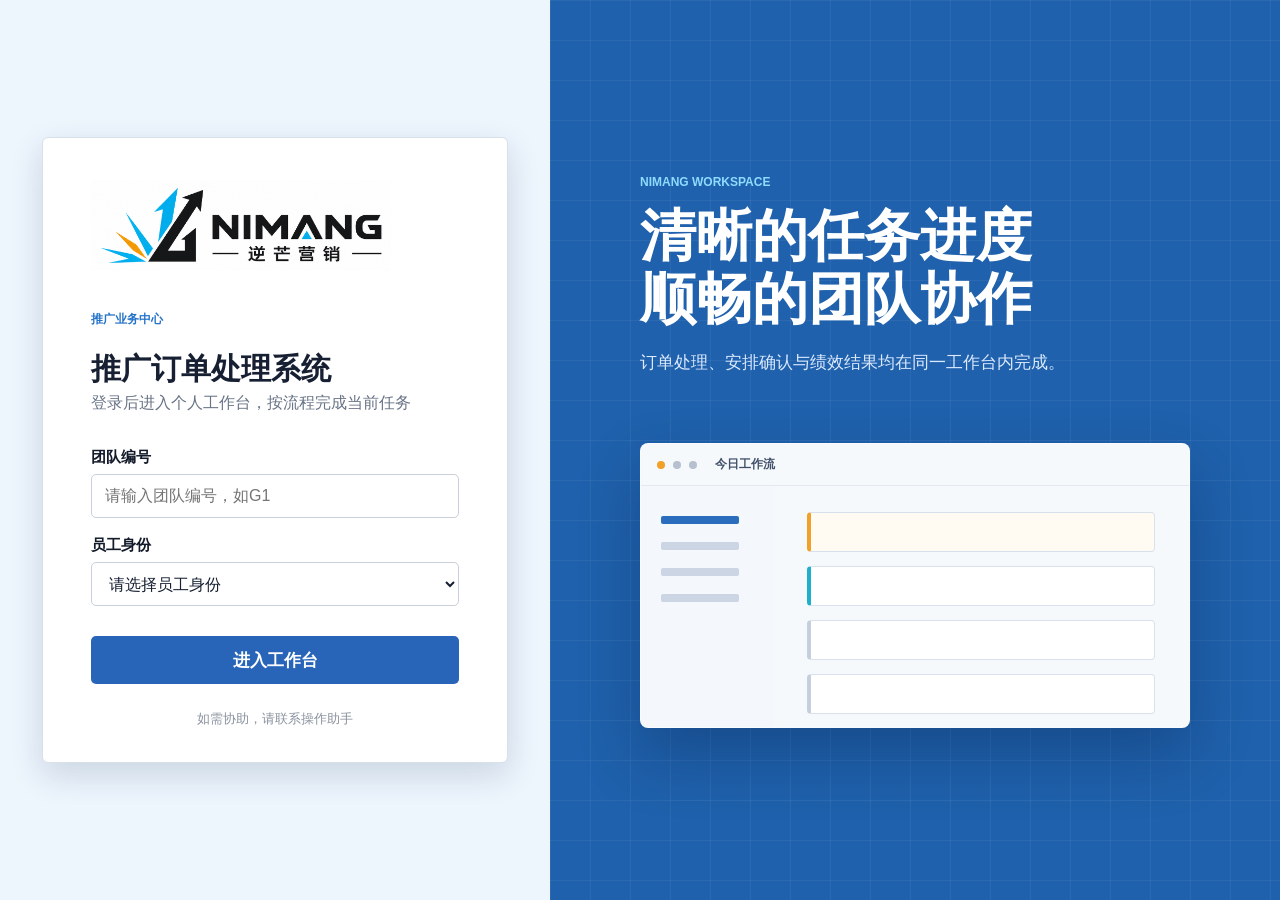
<file: index.html>
<!doctype html>
<html lang="zh-CN">
  <head>
    <meta charset="UTF-8" />
    <meta name="viewport" content="width=device-width, initial-scale=1.0" />
    <meta name="theme-color" content="#2865b9" />
    <title>逆芒营销推广订单处理系统</title>
    <link rel="stylesheet" href="styles.css?v=20260628-1" />
  </head>
  <body>
    <div id="app" aria-live="polite"></div>
    <script src="app.js?v=20260628-1"></script>
  </body>
</html>
</file>
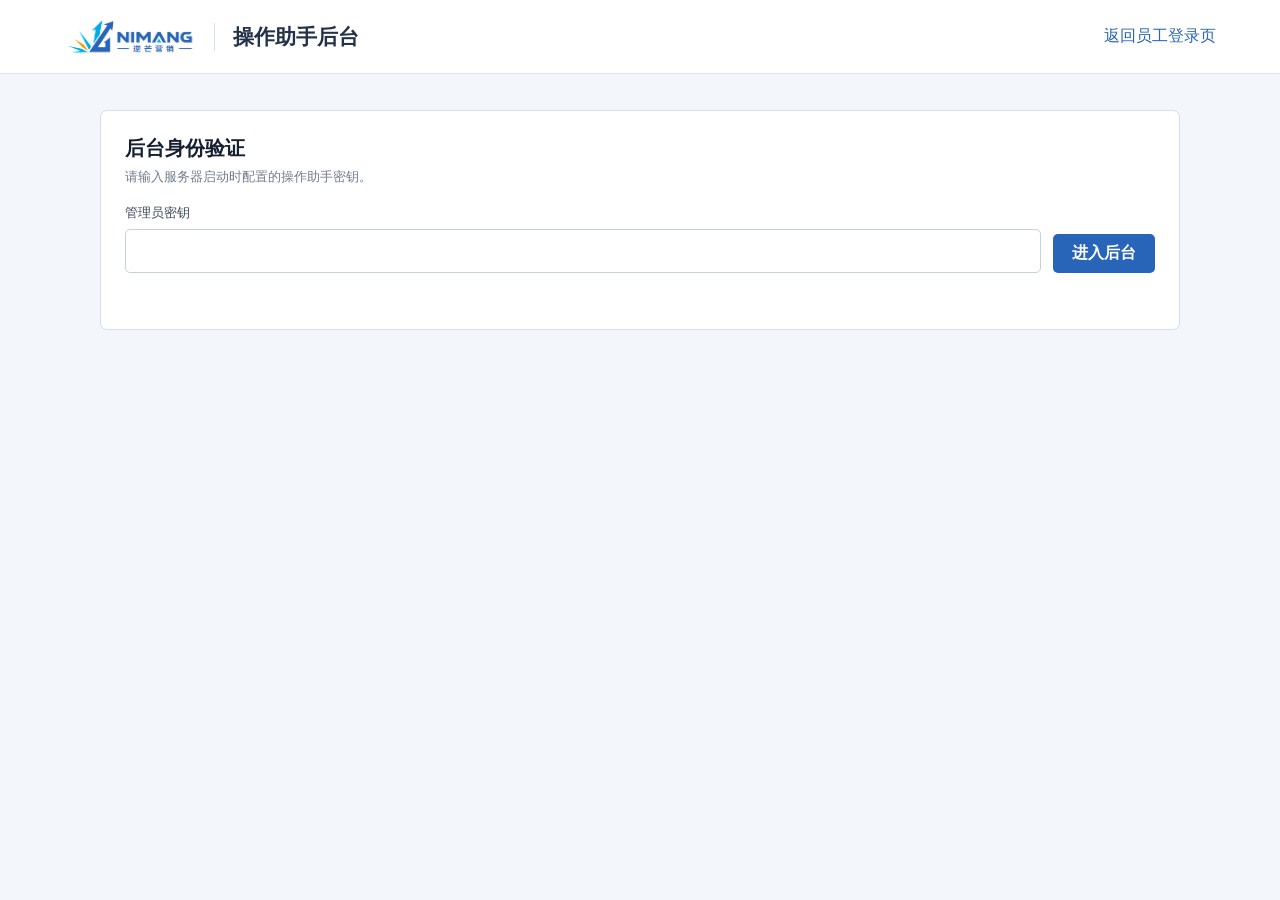
<file: admin.html>
<!doctype html>
<html lang="zh-CN">
  <head>
    <meta charset="UTF-8" />
    <meta name="viewport" content="width=device-width, initial-scale=1.0" />
    <title>操作助手后台 - 逆芒营销</title>
    <link rel="stylesheet" href="styles.css?v=20260628-1" />
  </head>
  <body class="admin-body">
    <div id="adminApp"></div>
    <script src="admin.js?v=20260628-1"></script>
  </body>
</html>
</file>
<file: styles.css>
:root {
  --blue: #2865b9;
  --blue-deep: #174e9d;
  --blue-soft: #eaf3fd;
  --blue-pale: #f5f9fe;
  --cyan: #25a9dc;
  --green: #0dab61;
  --green-soft: #e8f8f0;
  --orange: #eb7d2d;
  --orange-soft: #fff2e8;
  --yellow: #ffea00;
  --ink: #172033;
  --muted: #707b8e;
  --line: #d5deea;
  --panel: #f8fafc;
  --sidebar: #eef5fb;
  --danger: #c83b36;
  --shadow: 0 12px 32px rgba(27, 55, 90, 0.16);
}

/* Workflow edition */
.brand-logo { display: block; object-fit: contain; }
.admin-brand { display: flex; align-items: center; gap: 18px; }
.admin-brand img { width: 132px; height: 42px; object-fit: contain; }
.admin-brand h1 { padding-left: 18px; border-left: 1px solid rgba(255,255,255,.35); }
.admin-body .admin-header { border-bottom: 1px solid #dce3ec; background: #fff; color: #243249; }
.admin-body .admin-header a { color: #2865b9; }
.admin-body .admin-brand h1 { border-left-color: #d9e0e9; color: #243249; }
.brand-logo--login { width: min(100%, 300px); height: auto; }
.brand-logo--header { width: 150px; height: 48px; }
.login-screen--workflow { min-height: 100vh; background: #fff; }
.workflow-login-card { width: min(100%, 450px); }
.workflow-login-card .brand-logo { margin-bottom: 38px; }
.login-title-block { margin-bottom: 34px; }
.login-title-block > span, .showcase-kicker, .eyebrow, .performance-heading > span { color: #2674c8; font-size: 12px; font-weight: 800; letter-spacing: 0; }
.login-title-block h1 { margin: 8px 0 10px; color: #172033; font-size: 32px; line-height: 1.2; }
.login-title-block p { margin: 0; color: #687386; }
.login-showcase--workflow { display: flex; flex-direction: column; justify-content: center; overflow: hidden; background: #1f61ac; padding: clamp(44px, 7vw, 96px); }
.login-showcase--workflow::before { content: ""; position: absolute; inset: 0; background-image: linear-gradient(rgba(255,255,255,.055) 1px, transparent 1px), linear-gradient(90deg, rgba(255,255,255,.055) 1px, transparent 1px); background-size: 40px 40px; }
.showcase-copy, .showcase-board { position: relative; z-index: 1; width: min(650px, 100%); }
.showcase-copy .showcase-kicker { color: #8edbff; }
.showcase-copy h2 { margin: 14px 0 18px; color: #fff; font-size: clamp(36px, 4.4vw, 58px); line-height: 1.12; letter-spacing: 0; }
.showcase-copy p { max-width: 520px; color: #dceaff; font-size: 17px; line-height: 1.8; }
.showcase-board { height: 285px; margin-top: 48px; overflow: hidden; border: 1px solid rgba(255,255,255,.32); border-radius: 8px; background: rgba(255,255,255,.96); box-shadow: 0 28px 60px rgba(8,31,68,.3); }
.showcase-board__top { display: flex; align-items: center; gap: 8px; height: 42px; padding: 0 16px; border-bottom: 1px solid #e4e9f1; }
.showcase-board__top i { width: 8px; height: 8px; border-radius: 50%; background: #b7c0ce; }
.showcase-board__top i:first-child { background: #f1a128; }
.showcase-board__top span { margin-left: 10px; color: #41506a; font-size: 12px; font-weight: 700; }
.showcase-board__body { display: grid; grid-template-columns: 132px 1fr; height: calc(100% - 42px); }
.mock-sidebar { display: flex; flex-direction: column; gap: 18px; padding: 30px 20px; background: #f4f7fb; }
.mock-sidebar b { width: 78px; height: 8px; border-radius: 2px; background: #cbd5e3; }
.mock-sidebar b:first-child { background: #2a6dbd; }
.mock-flow { display: flex; flex-direction: column; gap: 14px; padding: 26px 34px; }
.mock-flow span { display: block; height: 40px; border: 1px solid #d9e1ec; border-left: 4px solid #c6d0dc; border-radius: 4px; background: #fff; }
.mock-flow span:first-child { border-left-color: #f1a128; background: #fffaf2; }
.mock-flow span:nth-child(2) { border-left-color: #1eafcb; }

.workspace-shell { min-height: 100vh; background: #f4f6f9; color: #1b2537; }
.workspace-header { position: sticky; z-index: 20; top: 0; display: flex; align-items: center; justify-content: space-between; min-height: 72px; padding: 8px 32px; border-bottom: 1px solid #dfe5ed; background: rgba(255,255,255,.97); }
.workspace-brand { display: flex; align-items: center; gap: 20px; color: #233047; text-decoration: none; }
.workspace-brand > span { padding-left: 20px; border-left: 1px solid #d6dde8; font-weight: 700; }
.workspace-account { display: flex; align-items: center; gap: 14px; }
.workspace-account > div { display: grid; text-align: right; }
.workspace-account strong { color: #202b3d; font-size: 14px; }
.workspace-account small { color: #7a8595; font-size: 12px; }
.role-chip { padding: 5px 9px; border: 1px solid #bad8f2; border-radius: 4px; background: #eef7ff; color: #2666a8; font-size: 12px; font-weight: 700; }
.icon-text-button { min-height: 34px; padding: 0 12px; border: 1px solid #d5dce6; border-radius: 4px; background: #fff; color: #586477; cursor: pointer; }
.workspace-main { display: grid; grid-template-columns: 224px minmax(0, 1fr); min-height: calc(100vh - 72px); }
.workspace-nav { padding: 28px 18px; border-right: 1px solid #e0e5ec; background: #fff; }
.nav-title { padding: 0 12px 10px; color: #98a1af; font-size: 11px; font-weight: 800; }
.workspace-nav__item { display: flex; align-items: center; gap: 10px; width: 100%; min-height: 42px; padding: 0 12px; border: 0; border-radius: 5px; background: transparent; color: #566174; font-weight: 700; text-align: left; }
.workspace-nav__item.is-active { background: #eaf3fd; color: #215f9f; }
.workspace-nav__item span { font-size: 19px; }
.nav-divider { height: 1px; margin: 26px 0; background: #e8ecf1; }
.nav-meta { display: grid; gap: 6px; padding: 0 12px; }
.nav-meta span { color: #8b95a3; font-size: 11px; }
.nav-meta strong { overflow-wrap: anywhere; color: #465166; font-size: 12px; }
.nav-help { display: grid; gap: 6px; margin: 38px 8px 0; padding: 14px; border-left: 3px solid #eea12a; background: #fff8ec; }
.nav-help strong { color: #674919; font-size: 13px; }
.nav-help span { color: #856f4b; font-size: 12px; line-height: 1.6; }
.workbench-content { width: min(1120px, calc(100% - 56px)); margin: 0 auto; padding: 38px 0 70px; }
.workbench-heading { display: flex; align-items: flex-end; justify-content: space-between; gap: 28px; margin-bottom: 26px; }
.workbench-heading h1 { margin: 6px 0 8px; font-size: 30px; letter-spacing: 0; }
.workbench-heading p { margin: 0; color: #707b8c; }
.stage-summary { display: grid; gap: 5px; min-width: 210px; padding: 14px 16px; border-left: 3px solid #1baac7; background: #fff; }
.stage-summary span { color: #8993a1; font-size: 11px; }
.stage-summary strong { color: #214f7e; font-size: 15px; }
.identity-strip { display: grid; grid-template-columns: repeat(2,minmax(120px,1fr)) minmax(220px,1.5fr); margin-bottom: 22px; border: 1px solid #dce2ea; border-radius: 6px; background: #fff; }
.identity-strip > div { display: grid; gap: 6px; padding: 18px 20px; border-right: 1px solid #e5e9ef; }
.identity-strip > div:last-child { border-right: 0; }
.identity-strip span { color: #818b99; font-size: 12px; }
.identity-strip strong { color: #28354a; font-size: 16px; }
.identity-progress > span { display: flex; justify-content: space-between; }
.identity-progress b { color: #2670b9; }
.identity-progress > div { height: 7px; margin-top: 5px; overflow: hidden; border-radius: 4px; background: #e8edf3; }
.identity-progress i { display: block; height: 100%; border-radius: inherit; background: #1babc8; }
.workflow-panel { border: 1px solid #dce2ea; border-radius: 6px; background: #fff; }
.section-heading { display: flex; align-items: center; justify-content: space-between; padding: 22px 26px; border-bottom: 1px solid #e5e9ef; }
.section-heading h2 { margin: 0 0 5px; font-size: 18px; }
.section-heading p { margin: 0; color: #7b8695; font-size: 13px; }
.section-heading > span { color: #3172b6; font-size: 13px; font-weight: 700; }
.workflow-list { padding: 12px 26px 22px; }
.workflow-step { display: grid; grid-template-columns: 44px 1fr; min-height: 104px; }
.workflow-rail { display: grid; grid-template-rows: 36px 1fr; justify-items: center; }
.workflow-rail span { display: grid; place-items: center; width: 32px; height: 32px; border: 2px solid #c7d0dc; border-radius: 50%; background: #fff; color: #798596; font-size: 13px; font-weight: 800; }
.workflow-rail i { width: 2px; height: 100%; background: #d9e0e8; }
.workflow-step:last-child .workflow-rail i { display: none; }
.workflow-step__content { display: flex; align-items: center; justify-content: space-between; gap: 24px; min-height: 82px; margin: 0 0 16px 12px; padding: 16px 18px; border: 1px solid #e0e5ec; border-radius: 5px; background: #fff; }
.workflow-step__text { min-width: 0; }
.workflow-step__text > div { display: flex; align-items: center; gap: 10px; }
.workflow-step__text h3 { margin: 0; font-size: 16px; }
.workflow-step__text p { margin: 7px 0 0; color: #788393; font-size: 13px; line-height: 1.55; }
.step-status { flex: none; padding: 3px 6px; border-radius: 3px; background: #edf0f4; color: #768191; font-size: 10px; font-weight: 800; }
.workflow-step--completed .workflow-rail span { border-color: #24a3a0; background: #24a3a0; color: #fff; }
.workflow-step--completed .workflow-rail i { background: #83ceca; }
.workflow-step--completed .step-status { background: #e7f7f5; color: #16827f; }
.workflow-step--completed .workflow-step__content { background: #fbfdfd; }
.workflow-step--current .workflow-rail span { border-color: #286abc; background: #286abc; color: #fff; box-shadow: 0 0 0 5px #e7f1fc; }
.workflow-step--current .step-status { background: #e7f1fc; color: #2564a8; }
.workflow-step--current .workflow-step__content { border-color: #8bb9e9; box-shadow: 0 5px 18px rgba(36,100,168,.09); }
.workflow-step--waiting_assistant .workflow-rail span { border-color: #ef9e26; background: #ef9e26; color: #fff; }
.workflow-step--waiting_assistant .step-status { background: #fff1d9; color: #9b6210; }
.workflow-step--waiting_assistant .workflow-step__content { border-color: #efcc94; background: #fffcf7; }
.workflow-step--locked .workflow-step__content { background: #fafbfc; }
.workflow-step--locked h3, .workflow-step--locked p { color: #9aa3b0; }
.button--small { min-width: 112px; min-height: 36px; padding: 0 14px; }
.button--complete { border-color: #cbe2df; background: #eff9f7; color: #32817e; }

.task-header { display: grid; grid-template-columns: minmax(260px,1fr) auto minmax(260px,1fr); align-items: center; min-height: 72px; padding: 8px 30px; border-bottom: 1px solid #dce3ec; background: #fff; }
.task-header__brand { display: flex; align-items: center; gap: 18px; }
.task-header__brand span { padding-left: 18px; border-left: 1px solid #d7dee8; color: #2a3850; font-weight: 800; }
.task-header__timer { display: grid; justify-items: center; gap: 2px; }
.task-header__timer span { color: #7b8798; font-size: 11px; }
.task-header__timer strong { color: #245fa9; font-size: 22px; font-variant-numeric: tabular-nums; }
.task-header__account { display: flex; align-items: center; justify-content: flex-end; gap: 14px; }
.task-header__account span { font-weight: 800; }
.task-header__account button { min-height: 34px; padding: 0 11px; border: 1px solid #d2dae5; border-radius: 4px; background: #fff; color: #536176; cursor: pointer; }
.task-nav { display: flex; gap: 8px; min-height: 48px; padding: 0 30px; border-bottom: 1px solid #dce3ec; background: #2865b9; }
.task-nav button { min-width: 110px; border: 0; border-bottom: 3px solid transparent; background: transparent; color: #dceaff; font-weight: 700; cursor: pointer; }
.task-nav button.is-active { border-bottom-color: #ffb136; color: #fff; }
.task-content { width: min(1220px,calc(100% - 48px)); margin: 0 auto; padding: 32px 0 60px; }

.survey-page, .performance-page { width: min(1120px,calc(100% - 48px)); margin: 0 auto; padding: 34px 0 70px; }
.survey-heading { display: flex; align-items: flex-start; justify-content: space-between; gap: 24px; margin: 18px 0 24px; padding: 26px 28px; border-left: 4px solid #1ca7c3; background: #fff; }
.survey-heading > div:first-child > span { color: #2670bb; font-size: 12px; font-weight: 800; }
.survey-heading h1 { margin: 6px 0 10px; font-size: 27px; }
.survey-heading p { max-width: 780px; margin: 0; color: #687487; line-height: 1.7; }
.survey-timer { flex: none; display: grid; min-width: 130px; padding: 12px 14px; border: 1px solid #d6e4f1; border-radius: 5px; background: #f6fbff; text-align: center; }
.survey-timer span, .survey-timer small { color: #6d7d90; font-size: 11px; }
.survey-timer strong { margin: 3px 0; color: #2468ad; font-size: 24px; font-variant-numeric: tabular-nums; }
.survey-form { display: grid; gap: 18px; }
.survey-question { margin: 0; padding: 22px 24px 24px; border: 1px solid #dce3ec; border-radius: 6px; background: #fff; }
.survey-question legend { padding: 0 8px; color: #26354d; font-size: 15px; font-weight: 800; }
.survey-choices { display: grid; gap: 10px; margin-top: 6px; }
.survey-choices label { display: block; }
.survey-choices input { position: absolute; opacity: 0; pointer-events: none; }
.survey-choices span { display: flex; align-items: center; min-height: 43px; padding: 8px 14px; border: 1px solid #d8e0ea; border-radius: 4px; color: #4e5c70; cursor: pointer; }
.survey-choices span::before { content: ""; width: 16px; height: 16px; margin-right: 10px; border: 1px solid #aab5c4; border-radius: 50%; background: #fff; }
.survey-choices input:checked + span { border-color: #4b8ccb; background: #edf6ff; color: #1f609f; }
.survey-choices input:checked + span::before { border: 5px solid #2b70b7; }
.survey-matrix { overflow-x: auto; margin-top: 8px; border: 1px solid #e2e7ee; border-radius: 5px; }
.survey-matrix table { width: 100%; min-width: 640px; border-collapse: collapse; table-layout: fixed; background: #fff; }
.survey-matrix th, .survey-matrix td { min-height: 54px; padding: 12px 10px; border-right: 1px solid #e2e7ee; border-top: 1px solid #e2e7ee; text-align: center; vertical-align: middle; }
.survey-matrix thead th { border-top: 0; background: #f4f7fa; color: #627085; font-size: 12px; font-weight: 800; }
.survey-matrix th:last-child, .survey-matrix td:last-child { border-right: 0; }
.survey-matrix tbody th { width: 26%; color: #4a5668; font-size: 13px; font-weight: 700; line-height: 1.55; text-align: left; }
.survey-matrix td { height: 54px; }
.survey-matrix input[type="radio"] { width: 16px; height: 16px; margin: 0; accent-color: #2b70b7; cursor: pointer; }
.matrix-question:has(thead th:nth-child(8)) .survey-matrix table { min-width: 1000px; }
.matrix-question:has(thead th:nth-child(8)) .survey-matrix tbody th { width: 30%; }
.survey-submit { display: flex; align-items: center; justify-content: flex-end; gap: 18px; padding: 18px 24px; border: 1px solid #dce3ec; border-radius: 6px; background: #fff; }
.survey-submit .form-message { flex: 1; text-align: right; }
.survey-submit .button { min-width: 210px; }
.performance-heading { margin: 18px 0 24px; }
.performance-heading h1 { margin: 6px 0 8px; font-size: 29px; }
.performance-heading p { margin: 0; color: #737e8e; }
.history-list { display: grid; gap: 16px; }
.history-card { border: 1px solid #dce3ec; border-radius: 6px; background: #fff; }
.history-card__title { display: flex; align-items: center; justify-content: space-between; padding: 18px 22px; border-bottom: 1px solid #e4e9ef; }
.history-card__title h2 { margin: 4px 0 0; font-size: 17px; }
.history-card__title span { color: #27809a; font-size: 11px; font-weight: 800; }
.history-card__title > b { padding: 4px 8px; border-radius: 3px; background: #eaf7f4; color: #257a70; font-size: 11px; }
.history-metrics { display: grid; grid-template-columns: repeat(4,1fr); }
.history-metrics > div { display: grid; gap: 7px; padding: 22px; border-right: 1px solid #e4e9ef; }
.history-metrics > div:last-child { border-right: 0; }
.history-metrics span { color: #748092; font-size: 12px; }
.history-metrics strong { color: #2866ac; font-size: 26px; }
.history-metrics small { font-size: 13px; }
.history-empty { margin: 0; padding: 24px; color: #8b95a3; }

@media (max-width: 960px) {
  .workspace-main { grid-template-columns: 1fr; }
  .workspace-nav { display: none; }
  .identity-strip { grid-template-columns: repeat(2,1fr); }
  .identity-strip > div:nth-child(2) { border-right: 0; }
  .identity-strip > div:nth-child(-n+2) { border-bottom: 1px solid #e5e9ef; }
  .task-header { grid-template-columns: 1fr auto; }
  .task-header__timer { order: 3; grid-column: 1 / -1; margin-top: 6px; }
  .history-metrics { grid-template-columns: repeat(2,1fr); }
  .login-showcase--workflow { padding: 56px 44px; }
}

@media (max-width: 720px) {
  .login-showcase--workflow { display: none; }
  .workspace-header { padding: 8px 16px; }
  .workspace-brand > span, .role-chip { display: none; }
  .brand-logo--header { width: 112px; height: 38px; }
  .workspace-account { gap: 8px; }
  .workspace-account > div { text-align: left; }
  .workbench-content, .survey-page, .performance-page, .task-content { width: min(100% - 28px,1120px); }
  .workbench-heading { align-items: flex-start; flex-direction: column; }
  .stage-summary { width: 100%; }
  .identity-strip { grid-template-columns: 1fr; }
  .identity-strip > div { border-right: 0; border-bottom: 1px solid #e5e9ef; }
  .workflow-list { padding: 10px 14px 18px; }
  .workflow-step { grid-template-columns: 36px 1fr; }
  .workflow-step__content { align-items: stretch; flex-direction: column; gap: 14px; margin-left: 6px; }
  .workflow-step__text > div { align-items: flex-start; flex-direction: column; }
  .button--small { width: 100%; }
  .task-header { grid-template-columns: 1fr; gap: 8px; padding: 8px 14px 12px; }
  .task-header__brand span { font-size: 13px; }
  .task-header__account { justify-content: space-between; }
  .task-header__timer { grid-column: auto; order: 0; }
  .task-nav { padding: 0 14px; }
  .survey-heading { flex-direction: column; padding: 20px; }
  .survey-timer { width: 100%; }
  .survey-question { padding: 18px 14px 20px; }
  .survey-submit { align-items: stretch; flex-direction: column; }
  .survey-submit .form-message { text-align: left; }
  .survey-submit .button { width: 100%; }
  .history-metrics { grid-template-columns: 1fr; }
  .history-metrics > div { border-right: 0; border-bottom: 1px solid #e4e9ef; }
}

* {
  box-sizing: border-box;
}

html,
body {
  min-height: 100%;
}

body {
  margin: 0;
  color: var(--ink);
  background: #fff;
  font-family: "Microsoft YaHei", "PingFang SC", "Noto Sans CJK SC", Arial, sans-serif;
  font-size: 16px;
  letter-spacing: 0;
}

button,
input,
select,
textarea {
  font: inherit;
  letter-spacing: 0;
}

button {
  cursor: pointer;
}

button:disabled {
  cursor: not-allowed;
  opacity: 0.58;
}

.brand {
  display: inline-flex;
  align-items: center;
  gap: 9px;
  color: #101827;
}

.brand > span:last-child {
  display: grid;
  line-height: 1;
}

.brand strong {
  font-size: 22px;
  font-family: Arial, sans-serif;
  font-weight: 800;
}

.brand small {
  margin-top: 5px;
  font-size: 9px;
  text-align: center;
}

.brand__mark {
  position: relative;
  width: 42px;
  height: 44px;
}

.brand__mark::before,
.brand__mark::after,
.brand__mark i {
  position: absolute;
  display: block;
  content: "";
  width: 5px;
  transform-origin: bottom;
}

.brand__mark::before {
  height: 38px;
  left: 19px;
  bottom: 3px;
  background: #172033;
  transform: rotate(33deg);
}

.brand__mark::after {
  height: 31px;
  left: 12px;
  bottom: 2px;
  background: #1b86d6;
  transform: rotate(14deg);
}

.brand__mark i:nth-child(1) {
  height: 26px;
  left: 6px;
  bottom: 0;
  background: #09a9dd;
  transform: rotate(-40deg);
}

.brand__mark i:nth-child(2) {
  width: 4px;
  height: 21px;
  left: 22px;
  bottom: 0;
  background: #f1a626;
  transform: rotate(76deg);
}

.brand__mark i:nth-child(3) {
  height: 25px;
  right: 4px;
  bottom: 1px;
  background: #172033;
  transform: rotate(57deg);
}

.brand--inverse {
  color: #fff;
}

.brand--inverse .brand__mark::before,
.brand--inverse .brand__mark i:nth-child(3) {
  background: #fff;
}

.brand--inverse strong {
  font-size: 20px;
}

.login-screen {
  min-height: 100vh;
  display: grid;
  grid-template-columns: minmax(470px, 43%) minmax(560px, 57%);
  background: #f4f8fd;
}

.login-panel {
  display: grid;
  place-items: center;
  padding: 42px;
  background: #edf5fd;
}

.login-card {
  width: min(480px, 100%);
  padding: 42px 48px 34px;
  border: 1px solid #d8e0e9;
  border-radius: 6px;
  background: #fff;
  box-shadow: var(--shadow);
}

.login-card h1 {
  margin: 22px 0 6px;
  font-size: 30px;
  line-height: 1.25;
}

.login-subtitle {
  margin: 0 0 28px;
  color: #8a929e;
  font-size: 15px;
}

.field-label {
  display: block;
  margin: 18px 0 7px;
  color: #131a29;
  font-size: 15px;
  font-weight: 700;
}

.control {
  width: 100%;
  height: 44px;
  padding: 0 13px;
  border: 1px solid #c7d0db;
  border-radius: 5px;
  color: var(--ink);
  background: #fff;
  outline: none;
}

.control:focus,
textarea:focus {
  border-color: var(--blue);
  box-shadow: 0 0 0 3px rgba(40, 101, 185, 0.13);
}

.form-message {
  min-height: 22px;
  margin-top: 8px;
  color: var(--danger);
  font-size: 13px;
}

.button {
  min-height: 38px;
  padding: 8px 18px;
  border: 1px solid transparent;
  border-radius: 5px;
  font-weight: 700;
  transition: background 120ms ease, border-color 120ms ease, color 120ms ease;
}

.button--wide {
  width: 100%;
}

.button--primary {
  color: #fff;
  background: var(--blue);
}

.button--primary:hover:not(:disabled) {
  background: var(--blue-deep);
}

.button--secondary {
  color: #536176;
  border-color: #aeb9c6;
  background: #fff;
}

.button--secondary:hover {
  color: var(--blue-deep);
  border-color: var(--blue);
}

.login-card .button {
  min-height: 48px;
  font-size: 17px;
}

.support-note {
  margin: 26px 0 0;
  color: #8a929e;
  text-align: center;
  font-size: 13px;
}

.login-showcase {
  position: relative;
  display: grid;
  grid-template-columns: minmax(320px, 1.1fr) minmax(300px, 0.9fr);
  align-items: center;
  gap: 40px;
  overflow: hidden;
  padding: 70px 7vw 70px 3vw;
  background: #fff;
}

.workstation-visual {
  position: relative;
  min-height: 430px;
}

.monitor {
  position: absolute;
  top: 94px;
  left: 12%;
  width: 76%;
  aspect-ratio: 1.35;
  border: 18px solid #275a9e;
  border-radius: 8px;
  background: #e9f4ff;
  box-shadow: 22px 26px 0 #d4e8fb;
  transform: skewY(-4deg);
}

.monitor__screen {
  height: 100%;
  display: flex;
  align-items: end;
  gap: 8%;
  padding: 17%;
  border: 6px solid #78b8f2;
  background: #f8fbff;
}

.monitor__screen i {
  flex: 1;
  min-width: 14px;
  background: #3e8de1;
  box-shadow: inset 0 7px 0 #8dccff;
}

.monitor__screen i:nth-child(1) { height: 28%; }
.monitor__screen i:nth-child(2) { height: 46%; }
.monitor__screen i:nth-child(3) { height: 37%; }
.monitor__screen i:nth-child(4) { height: 66%; }
.monitor__screen i:nth-child(5) { height: 82%; }

.monitor__stand {
  position: absolute;
  left: 36%;
  bottom: -70px;
  width: 28%;
  height: 72px;
  border-bottom: 15px solid #4d86c9;
  background: #a7cdf1;
}

.desk-line {
  position: absolute;
  left: 4%;
  right: 4%;
  bottom: 28px;
  height: 32px;
  background: #d9ebfa;
  transform: skewY(-7deg);
}

.floating-cube {
  position: absolute;
  z-index: 2;
  width: 48px;
  height: 48px;
  background: #4b97e3;
  box-shadow: 10px 10px 0 #9bd1fa;
  transform: rotate(30deg) skewY(-12deg);
}

.floating-cube--one {
  top: 40px;
  left: 15%;
}

.floating-cube--two {
  top: 5px;
  right: 18%;
  width: 38px;
  height: 38px;
}

.feature-list {
  display: grid;
  gap: 24px;
}

.feature-row {
  display: grid;
  grid-template-columns: 48px 1fr;
  gap: 16px;
  align-items: center;
  padding: 8px 0;
}

.feature-icon {
  width: 46px;
  height: 46px;
  display: grid;
  place-items: center;
  border-radius: 50%;
  color: var(--blue);
  background: var(--blue-soft);
  font-weight: 800;
}

.feature-row div {
  display: grid;
  gap: 5px;
}

.feature-row strong {
  font-size: 20px;
}

.feature-row small {
  color: #858e9a;
  font-size: 14px;
  line-height: 1.45;
}

.app-shell {
  min-height: 100vh;
  display: grid;
  grid-template-columns: 226px minmax(0, 1fr);
  grid-template-rows: 82px minmax(0, 1fr);
}

.app-header {
  z-index: 5;
  grid-column: 1 / -1;
  display: grid;
  grid-template-columns: minmax(370px, 1.4fr) minmax(210px, 0.8fr) minmax(210px, 0.8fr) 180px;
  align-items: center;
  min-height: 82px;
  padding: 0 26px;
  color: #fff;
  background: var(--blue);
}

.app-header__brand {
  display: flex;
  align-items: center;
  gap: 18px;
  min-width: 0;
}

.app-header__brand > strong {
  font-size: 22px;
  white-space: nowrap;
}

.header-divider {
  width: 1px;
  height: 46px;
  background: rgba(255, 255, 255, 0.34);
}

.header-batch,
.header-timer {
  justify-self: center;
  font-size: 16px;
  white-space: nowrap;
}

.header-timer strong {
  margin-left: 6px;
  color: var(--yellow);
  font-family: Georgia, serif;
  font-size: 24px;
  font-variant-numeric: tabular-nums;
}

.header-timer.is-ended strong {
  color: #fff;
}

.header-account {
  display: grid;
  grid-template-columns: 44px 1fr;
  gap: 9px;
  align-items: center;
}

.header-account > span:last-child {
  display: grid;
  gap: 2px;
  font-size: 14px;
}

.header-account strong {
  font-size: 15px;
}

.user-disc {
  position: relative;
  width: 42px;
  height: 42px;
  display: grid;
  place-items: center;
  border-radius: 50%;
  background: #fff;
  overflow: hidden;
}

.user-disc::before {
  position: absolute;
  top: 8px;
  left: 14px;
  width: 14px;
  height: 14px;
  border-radius: 50%;
  background: var(--blue);
  content: "";
}

.user-disc::after {
  position: absolute;
  left: 8px;
  bottom: 5px;
  width: 26px;
  height: 14px;
  border-radius: 14px 14px 5px 5px;
  background: var(--blue);
  content: "";
}

.sidebar {
  grid-row: 2;
  display: flex;
  flex-direction: column;
  justify-content: space-between;
  min-height: calc(100vh - 82px);
  padding: 40px 12px 24px;
  background: var(--sidebar);
}

.sidebar nav {
  display: grid;
  gap: 8px;
}

.sidebar-link,
.logout-button {
  min-height: 50px;
  border: 0;
  border-radius: 7px;
  color: #151e2e;
  background: transparent;
  font-size: 18px;
  text-align: center;
}

.sidebar-link.is-active {
  color: #fff;
  background: var(--blue);
  font-weight: 700;
}

.logout-button {
  text-align: left;
  padding-left: 38px;
  font-size: 15px;
}

.main-content {
  min-width: 0;
  padding: 42px 3.5vw 60px;
  overflow: auto;
  background: #fff;
}

.page-heading h1 {
  margin: 0;
  font-size: 28px;
}

.page-heading p {
  margin: 7px 0 0;
  color: #8a929e;
  font-size: 15px;
}

.matching-page {
  width: min(680px, 100%);
  margin: 28px auto 0;
  text-align: center;
}

.matching-visual {
  position: relative;
  width: 230px;
  height: 160px;
  margin: 0 auto 12px;
}

.matching-screen {
  position: absolute;
  left: 35px;
  top: 25px;
  width: 160px;
  height: 105px;
  display: grid;
  place-items: center;
  border: 10px solid var(--blue);
  border-radius: 8px;
  color: var(--blue);
  background: var(--blue-soft);
  font-size: 22px;
  letter-spacing: 6px;
}

.matching-screen::after {
  position: absolute;
  bottom: -32px;
  width: 70px;
  height: 22px;
  border-bottom: 7px solid var(--blue);
  background: #b8d8f5;
  content: "";
}

.matching-clock {
  position: absolute;
  left: 12px;
  bottom: 8px;
  width: 44px;
  height: 44px;
  border: 4px solid #68a8e7;
  border-radius: 50%;
  background: #fff;
}

.matching-clock::before,
.matching-clock::after {
  position: absolute;
  left: 19px;
  top: 9px;
  width: 3px;
  height: 14px;
  background: #68a8e7;
  transform-origin: bottom;
  content: "";
}

.matching-clock::after {
  transform: rotate(120deg);
}

.matching-page h1 {
  margin: 18px 0 14px;
  font-size: 28px;
}

.matching-page p {
  margin: 7px 0;
  color: #687487;
}

.matching-page p strong {
  color: var(--blue);
  font-size: 21px;
}

.member-dots {
  min-height: 46px;
  display: flex;
  justify-content: center;
  gap: 12px;
  margin: 18px 0;
}

.member-dot {
  width: 38px;
  height: 38px;
  display: grid;
  place-items: center;
  border: 1px solid #c5ceda;
  border-radius: 50%;
  color: #8b95a3;
  background: #f4f6f8;
  font-size: 13px;
}

.member-dot.is-ready {
  color: #fff;
  border-color: var(--blue);
  background: var(--blue);
}

.process-track {
  display: grid;
  grid-template-columns: 1fr 70px 1fr 70px 1fr;
  align-items: start;
  padding: 22px 28px;
  border: 1px solid var(--line);
  border-radius: 6px;
  background: #fff;
}

.process-step {
  display: grid;
  justify-items: center;
  gap: 6px;
  color: #8a929e;
}

.process-step > span {
  width: 34px;
  height: 34px;
  display: grid;
  place-items: center;
  border-radius: 50%;
  background: #e9edf2;
}

.process-step strong {
  font-size: 14px;
}

.process-step small {
  font-size: 12px;
}

.process-step.is-current {
  color: var(--blue);
}

.process-step.is-current > span {
  color: #fff;
  background: var(--blue);
}

.process-line {
  height: 2px;
  margin-top: 16px;
  background: #d9dfe7;
}

.process-line:first-of-type {
  background: var(--blue);
}

.info-strip,
.data-note,
.modal-info {
  padding: 15px 18px;
  border: 1px solid #d9e5f2;
  border-radius: 5px;
  color: #5e6c80;
  background: var(--blue-pale);
  font-size: 13px;
  line-height: 1.6;
}

.matching-page .info-strip {
  margin-top: 22px;
}

.order-toolbar {
  display: flex;
  align-items: end;
  justify-content: space-between;
  gap: 20px;
  margin: 18px 0 30px;
  border-bottom: 1px solid #b7c3d1;
}

.order-tabs {
  display: flex;
  gap: 42px;
}

.order-tab {
  min-height: 48px;
  padding: 0;
  border: 0;
  border-bottom: 4px solid transparent;
  color: #6e7785;
  background: transparent;
  font-size: 17px;
}

.order-tab span {
  display: inline-grid;
  min-width: 22px;
  height: 22px;
  place-items: center;
  margin-left: 4px;
  border-radius: 50%;
  color: inherit;
  background: #edf0f4;
  font-size: 12px;
}

.order-tab.is-active {
  color: var(--blue);
  border-bottom-color: var(--blue);
}

.filter-label {
  margin-bottom: 10px;
  color: #5d6674;
  font-size: 14px;
}

.product-grid {
  display: grid;
  grid-template-columns: repeat(3, minmax(230px, 1fr));
  gap: 24px;
}

.product-card {
  min-width: 0;
  min-height: 228px;
  display: flex;
  flex-direction: column;
  padding: 14px;
  border: 1px solid var(--line);
  border-radius: 7px;
  background: #fff;
  box-shadow: 0 3px 10px rgba(31, 56, 84, 0.04);
}

.product-card__top {
  display: flex;
  justify-content: space-between;
  gap: 10px;
  align-items: center;
}

.product-card__top > strong {
  min-width: 0;
  overflow: hidden;
  text-overflow: ellipsis;
  white-space: nowrap;
  font-family: Georgia, serif;
  font-size: 15px;
}

.status-chip {
  flex: 0 0 auto;
  padding: 3px 7px;
  border: 1px solid;
  border-radius: 4px;
  font-size: 12px;
}

.status-chip--done {
  color: var(--green);
  border-color: var(--green);
  background: var(--green-soft);
}

.status-chip--todo {
  color: var(--orange);
  border-color: var(--orange);
  background: var(--orange-soft);
}

.product-card__body {
  flex: 1;
  display: grid;
  grid-template-columns: 104px minmax(0, 1fr);
  gap: 13px;
  align-items: center;
  padding: 13px 0;
}

.product-thumb {
  width: 104px;
  height: 104px;
  display: grid;
  place-items: center;
  background: #f7fafc;
}

.product-thumb img {
  width: 94px;
  height: 94px;
  display: block;
  object-fit: contain;
}

.product-meta {
  min-width: 0;
  display: grid;
  gap: 4px;
}

.product-meta small,
.product-meta span {
  color: #6f7988;
  font-size: 12px;
}

.product-meta h3 {
  margin: 0;
  overflow-wrap: anywhere;
  font-size: 17px;
  line-height: 1.3;
}

.product-meta > strong {
  font-size: 15px;
}

.product-card .button {
  min-height: 34px;
  padding: 5px 10px;
  font-size: 14px;
}

.empty-state {
  grid-column: 1 / -1;
  padding: 80px 20px;
  color: var(--muted);
  text-align: center;
}

.back-link {
  margin: 0 0 34px;
  padding: 0;
  border: 0;
  color: #283445;
  background: transparent;
  font-size: 17px;
}

.detail-grid {
  display: grid;
  grid-template-columns: 226px minmax(0, 1fr);
  gap: 28px;
  align-items: stretch;
}

.order-info {
  padding: 18px 20px;
  border: 1px solid var(--line);
  border-radius: 6px;
  background: #fbfcfe;
}

.order-info h2,
.plan-form h1,
.result-panel h1 {
  margin: 0 0 22px;
  font-size: 24px;
}

.order-info dl {
  margin: 0;
}

.order-info dl > div {
  margin-bottom: 24px;
}

.order-info dt {
  margin-bottom: 6px;
  color: #536075;
  font-size: 13px;
}

.order-info dd {
  margin: 0;
  overflow-wrap: anywhere;
  font-size: 16px;
  font-weight: 700;
  line-height: 1.35;
}

.detail-product-image {
  width: 126px;
  aspect-ratio: 1;
  display: grid;
  place-items: center;
  margin: 8px auto 0;
  border: 1px solid #b7c5d7;
  background: #fff;
}

.detail-product-image img {
  width: 112px;
  height: 112px;
  object-fit: contain;
}

.plan-form,
.result-panel {
  min-width: 0;
  padding: 20px 28px 0;
  border: 1px solid var(--line);
  border-radius: 6px;
  background: #fbfcfe;
}

.choice-row {
  display: grid;
  grid-template-columns: 190px minmax(0, 1fr);
  gap: 12px;
  align-items: start;
  margin: 0;
  padding: 15px 6px;
  border: 0;
  border-bottom: 1px solid #d8dde5;
}

.choice-row legend {
  float: left;
  width: 190px;
  padding: 2px 0 0;
  font-size: 17px;
  font-weight: 700;
}

.choice-options {
  display: flex;
  flex-wrap: wrap;
  gap: 12px 28px;
  min-width: 0;
}

.choice-option {
  display: inline-flex;
  align-items: flex-start;
  gap: 8px;
  min-width: 116px;
  line-height: 1.45;
}

.choice-option input {
  width: 20px;
  height: 20px;
  margin: 1px 0 0;
  accent-color: var(--blue);
}

.choice-option span {
  overflow-wrap: anywhere;
}

.reason-label {
  display: block;
  margin: 28px 0 8px;
  font-size: 17px;
  font-weight: 700;
}

.reason-label span {
  font-weight: 400;
}

.plan-form textarea {
  width: 100%;
  min-height: 92px;
  resize: vertical;
  padding: 12px;
  border: 1px solid #cbd5e1;
  border-radius: 3px;
  outline: none;
}

.character-count {
  margin-top: -25px;
  padding-right: 10px;
  color: #8993a1;
  text-align: right;
  font-size: 12px;
  pointer-events: none;
}

.submit-plan {
  min-height: 48px;
  margin: 10px 0 0;
  border-radius: 5px 5px 0 0;
  font-size: 18px;
}

.waiting-page {
  width: min(720px, 100%);
  margin: 100px auto;
  text-align: center;
}

.spinner {
  width: 64px;
  height: 64px;
  margin: 0 auto 24px;
  border: 4px solid #d8e7f5;
  border-top-color: var(--blue);
  border-radius: 50%;
  animation: spin 900ms linear infinite;
}

@keyframes spin {
  to { transform: rotate(360deg); }
}

.waiting-page h1 {
  margin: 0 0 8px;
  font-size: 27px;
}

.waiting-page p {
  color: var(--muted);
}

.analysis-steps {
  display: grid;
  grid-template-columns: repeat(4, 1fr);
  gap: 4px;
  margin-top: 36px;
}

.analysis-steps span {
  position: relative;
  padding-top: 22px;
  color: #929baa;
  font-size: 12px;
}

.analysis-steps span::before {
  position: absolute;
  top: 0;
  left: calc(50% - 6px);
  width: 12px;
  height: 12px;
  border-radius: 50%;
  background: #d7dde5;
  content: "";
}

.analysis-steps span::after {
  position: absolute;
  top: 5px;
  right: 50%;
  width: 100%;
  height: 2px;
  background: #d7dde5;
  content: "";
}

.analysis-steps span:first-child::after {
  display: none;
}

.analysis-steps span.is-active {
  color: var(--blue);
}

.analysis-steps span.is-active::before {
  background: var(--blue);
}

.result-heading {
  margin-bottom: 34px;
  font-size: 28px;
  font-weight: 700;
}

.result-panel {
  display: flex;
  flex-direction: column;
  padding-bottom: 0;
}

.submitted-plan {
  display: grid;
  grid-template-columns: 140px minmax(0, 1fr);
  padding: 0 0 14px;
  border-bottom: 1px solid #d5dbe4;
  line-height: 1.5;
}

.submitted-plan > small {
  grid-column: 2;
  overflow-wrap: anywhere;
  color: #536075;
}

.result-metric,
.trend-match {
  margin: 28px 0 10px;
  font-size: 19px;
  font-weight: 700;
}

.result-metric strong {
  margin-left: 8px;
  color: var(--green);
  font-family: Georgia, serif;
  font-size: 32px;
}

.result-time {
  margin-bottom: 22px;
  color: #4c5768;
  font-size: 14px;
}

.result-panel h2 {
  margin: 0 0 10px;
  font-size: 19px;
}

.result-panel > p {
  margin: 0 0 8px;
  color: #596577;
  font-size: 14px;
}

.feedback-list {
  flex: 1;
  margin: 0;
  padding: 0 0 24px;
  list-style: none;
}

.feedback-list li {
  display: grid;
  grid-template-columns: 32px 1fr;
  gap: 10px;
  align-items: start;
  margin: 13px 0;
  line-height: 1.55;
}

.feedback-list li > span,
.formal-confirmation > span {
  width: 30px;
  height: 30px;
  display: grid;
  place-items: center;
  border-radius: 50%;
  color: #fff;
  background: var(--green);
  font-weight: 700;
}

.match-chip {
  display: inline-block;
  margin-left: 12px;
  padding: 3px 8px;
  border: 1px solid;
  border-radius: 4px;
  font-size: 14px;
}

.match-chip--90 {
  color: var(--green);
  background: var(--green-soft);
}

.match-chip--60 {
  color: var(--orange);
  background: var(--orange-soft);
}

.match-chip--30 {
  color: var(--danger);
  background: #fff0ef;
}

.formal-confirmation {
  display: grid;
  grid-template-columns: 36px 1fr;
  gap: 12px;
  align-items: start;
  margin: 32px 0 18px;
  padding: 20px;
  border: 1px solid #cee4d9;
  border-radius: 5px;
  background: var(--green-soft);
}

.formal-confirmation strong {
  color: #087944;
}

.formal-confirmation p {
  margin: 5px 0 0;
  color: #526173;
  line-height: 1.6;
}

.result-panel > .button {
  margin-top: auto;
  border-radius: 5px 5px 0 0;
}

.practice-overview {
  width: 260px;
  min-height: 170px;
  display: grid;
  align-content: center;
  justify-items: center;
  gap: 14px;
  margin-top: 36px;
  border: 1px solid var(--line);
  border-radius: 6px;
  background: #fbfcfe;
}

.practice-overview span {
  font-weight: 700;
}

.practice-overview strong,
.overview-metrics strong,
.performance-grid strong {
  color: var(--blue);
  font-family: Georgia, serif;
  font-size: 48px;
  line-height: 1;
}

.practice-overview small,
.overview-metrics small,
.performance-grid small {
  font-size: 22px;
  font-weight: 400;
}

.practice-complete-button {
  width: 260px;
  margin-top: 16px;
}

.overview-footnote {
  margin-top: 260px;
  color: #5f6b7d;
  font-size: 13px;
}

.overview-metrics {
  display: grid;
  grid-template-columns: repeat(4, minmax(170px, 1fr));
  gap: 26px;
  margin: 38px 0;
}

.overview-metrics > div {
  min-height: 142px;
  display: grid;
  align-content: center;
  justify-items: center;
  gap: 20px;
  padding: 18px;
  border: 1px solid var(--line);
  border-radius: 6px;
  background: #fbfcfe;
  text-align: center;
}

.overview-metrics span {
  font-weight: 700;
}

.overview-metrics .metric-text {
  font-family: inherit;
  font-size: 20px;
  line-height: 1.35;
}

.team-progress {
  border: 1px solid var(--line);
  border-radius: 6px;
  overflow: hidden;
}

.team-progress h2 {
  margin: 0;
  padding: 18px 26px;
  border-bottom: 1px solid var(--line);
  font-size: 20px;
}

.progress-row {
  display: grid;
  grid-template-columns: 0.8fr 1.3fr 1.6fr 1fr;
  align-items: center;
  min-height: 44px;
  padding: 0 16px;
  border-bottom: 1px solid #dde3ea;
}

.progress-row:last-child {
  border-bottom: 0;
}

.progress-row--head {
  min-height: 42px;
  background: #f6f8fa;
  font-weight: 700;
}

.progress-row.is-current {
  color: var(--blue);
  background: var(--blue-soft);
  font-weight: 700;
}

.progress-row > span {
  min-width: 0;
}

.progress-value {
  display: inline-block;
  min-width: 42px;
}

.progress-track {
  width: 100px;
  height: 8px;
  display: inline-block;
  overflow: hidden;
  border-radius: 8px;
  background: #d7e5f5;
}

.progress-track i {
  display: block;
  height: 100%;
  border-radius: 8px;
  background: var(--blue);
}

.data-note {
  display: grid;
  gap: 4px;
  margin-top: 32px;
}

.data-note strong {
  color: var(--ink);
}

.toast {
  position: fixed;
  z-index: 30;
  right: 24px;
  bottom: 24px;
  max-width: 360px;
  padding: 12px 16px;
  border-radius: 5px;
  color: #fff;
  background: #26364b;
  box-shadow: var(--shadow);
}

.modal-layer {
  position: fixed;
  z-index: 100;
  inset: 0;
  display: grid;
  place-items: center;
  padding: 24px;
  background: rgba(14, 29, 50, 0.58);
}

.end-modal {
  width: min(520px, 100%);
  max-height: calc(100vh - 48px);
  overflow: auto;
  padding: 26px 30px 24px;
  border-radius: 8px;
  background: #fff;
  box-shadow: 0 24px 70px rgba(9, 23, 42, 0.34);
  text-align: center;
}

.end-icon {
  width: 68px;
  height: 68px;
  display: grid;
  place-items: center;
  margin: 0 auto 14px;
  border-radius: 50%;
  color: #fff;
  background: var(--blue);
  font-size: 36px;
  font-weight: 800;
}

.end-modal h1 {
  margin: 0 0 18px;
  font-size: 25px;
}

.end-modal > p {
  color: #526071;
  font-size: 14px;
  line-height: 1.6;
  text-align: left;
}

.modal-info {
  margin-bottom: 16px;
  text-align: left;
}

.performance-grid {
  display: grid;
  grid-template-columns: 1fr 1fr;
  gap: 10px;
  margin: 14px 0;
}

.performance-grid > div {
  min-height: 86px;
  display: grid;
  grid-template-columns: 1fr auto;
  gap: 10px;
  align-items: center;
  padding: 12px;
  border: 1px solid var(--line);
  border-radius: 5px;
  text-align: left;
}

.performance-grid span {
  color: #586577;
  font-size: 12px;
}

.performance-grid strong {
  font-size: 31px;
}

.performance-grid small {
  font-size: 15px;
}

.record-note {
  margin: 14px 0;
  padding: 10px 12px;
  color: #75581b;
  border: 1px solid #f2d89e;
  border-radius: 4px;
  background: #fff8e8;
  font-size: 12px;
}

.reveal-timer {
  display: grid;
  gap: 10px;
  margin: 18px 0;
  padding: 15px;
  border: 1px solid #b8d4ef;
  border-radius: 6px;
  color: var(--blue);
  background: var(--blue-pale);
}

.reveal-timer strong {
  color: var(--blue);
  font-family: Georgia, serif;
  font-size: 48px;
  font-variant-numeric: tabular-nums;
}

.practice-ended {
  width: min(620px, 100%);
  display: grid;
  justify-items: center;
  gap: 16px;
  margin: 70px auto 0;
  padding: 36px;
  border: 1px solid var(--line);
  border-radius: 8px;
  background: #fff;
  box-shadow: 0 10px 28px rgba(31, 56, 84, 0.1);
  text-align: center;
}

.practice-ended h1,
.practice-ended p {
  margin: 0;
}

.practice-ended p {
  color: var(--muted);
}

.practice-ended .button {
  width: min(360px, 100%);
}

.survey-callout {
  width: 100%;
  display: grid;
  gap: 7px;
  margin: 4px 0;
  padding: 18px;
  border: 1px solid #c9dff7;
  border-radius: 6px;
  color: #274c78;
  background: var(--blue-pale);
  text-align: left;
}

.survey-callout span {
  color: #66758a;
  font-size: 13px;
  line-height: 1.6;
}

.admin-body {
  min-height: 100vh;
  background: #f3f6fa;
}

.admin-header {
  min-height: 74px;
  display: flex;
  align-items: center;
  justify-content: space-between;
  gap: 20px;
  padding: 0 5vw;
  color: #fff;
  background: #203652;
}

.admin-header h1 {
  margin: 0;
  font-size: 21px;
}

.admin-header a {
  color: #d5e6f9;
  text-decoration: none;
}

.admin-main {
  width: min(1080px, calc(100% - 40px));
  margin: 36px auto;
}

.admin-auth,
.admin-section {
  margin-bottom: 24px;
  padding: 24px;
  border: 1px solid var(--line);
  border-radius: 7px;
  background: #fff;
}

.admin-auth h2,
.admin-section h2 {
  margin: 0 0 6px;
  font-size: 20px;
}

.admin-section p,
.admin-auth p {
  margin: 0 0 18px;
  color: var(--muted);
  font-size: 13px;
}

.admin-row {
  display: flex;
  flex-wrap: wrap;
  gap: 12px;
  align-items: end;
}

.admin-row label {
  flex: 1 1 220px;
  display: grid;
  gap: 7px;
  color: #3c485a;
  font-size: 13px;
}

.admin-row .control {
  min-width: 180px;
}

.admin-stats {
  display: grid;
  grid-template-columns: repeat(3, 1fr);
  gap: 16px;
  margin-bottom: 24px;
}

.admin-stats > div {
  display: grid;
  gap: 8px;
  padding: 20px;
  border-left: 4px solid var(--blue);
  background: #fff;
}

.admin-stats span {
  color: var(--muted);
  font-size: 13px;
}

.admin-stats strong {
  font-size: 26px;
}

.admin-actions {
  display: grid;
  grid-template-columns: repeat(2, minmax(240px, 1fr));
  gap: 12px;
}

.admin-actions .button {
  text-align: left;
}

.danger-zone {
  border-color: #efc7c3;
}

.danger-zone .button {
  color: #fff;
  background: var(--danger);
}

.admin-message {
  min-height: 20px;
  margin-top: 12px;
  color: var(--blue-deep);
  font-size: 13px;
}

@media (max-width: 1180px) {
  .login-screen {
    grid-template-columns: 470px 1fr;
  }

  .login-showcase {
    grid-template-columns: 1fr;
    padding-right: 5vw;
  }

  .workstation-visual {
    min-height: 300px;
  }

  .feature-list {
    grid-template-columns: 1fr 1fr;
    gap: 10px 24px;
  }

  .app-header {
    grid-template-columns: minmax(330px, 1.2fr) 190px 200px 170px;
    padding: 0 18px;
  }

  .product-grid {
    grid-template-columns: repeat(2, minmax(240px, 1fr));
  }

  .overview-metrics {
    grid-template-columns: repeat(2, 1fr);
  }
}

@media (max-width: 900px) {
  .login-screen {
    display: block;
  }

  .login-panel {
    min-height: 100vh;
    padding: 24px;
  }

  .login-showcase {
    display: none;
  }

  .app-shell {
    grid-template-columns: 1fr;
    grid-template-rows: auto auto 1fr;
  }

  .app-header {
    grid-column: 1;
    grid-template-columns: 1fr 1fr;
    gap: 12px 20px;
    padding: 14px 18px;
  }

  .app-header__brand > strong,
  .header-divider {
    display: none;
  }

  .header-batch,
  .header-timer {
    justify-self: end;
  }

  .header-account {
    display: none;
  }

  .sidebar {
    grid-row: 2;
    min-height: auto;
    flex-direction: row;
    align-items: center;
    padding: 8px 14px;
  }

  .sidebar nav {
    display: flex;
  }

  .sidebar-link {
    min-width: 118px;
    min-height: 40px;
    font-size: 15px;
  }

  .logout-button {
    min-height: 40px;
    padding: 0 8px;
  }

  .main-content {
    padding: 30px 20px 50px;
  }

  .detail-grid {
    grid-template-columns: 1fr;
  }

  .order-info {
    display: grid;
    grid-template-columns: 1fr 130px;
    gap: 14px;
  }

  .order-info h2 {
    grid-column: 1 / -1;
  }

  .detail-product-image {
    grid-column: 2;
    grid-row: 2;
  }

  .choice-row {
    grid-template-columns: 1fr;
  }

  .choice-row legend {
    float: none;
    width: auto;
  }

  .progress-row {
    grid-template-columns: 0.7fr 1.2fr 1.3fr 0.8fr;
    font-size: 13px;
  }
}

@media (max-width: 620px) {
  .login-card {
    padding: 30px 22px;
  }

  .login-card h1 {
    font-size: 25px;
  }

  .brand strong {
    font-size: 19px;
  }

  .app-header {
    grid-template-columns: 1fr;
  }

  .header-batch,
  .header-timer {
    justify-self: start;
  }

  .header-timer strong {
    font-size: 20px;
  }

  .sidebar {
    overflow-x: auto;
  }

  .logout-button {
    margin-left: auto;
    white-space: nowrap;
  }

  .main-content {
    padding: 24px 14px 44px;
  }

  .page-heading h1,
  .result-heading {
    font-size: 24px;
  }

  .order-toolbar {
    align-items: start;
  }

  .order-tabs {
    gap: 17px;
  }

  .order-tab {
    font-size: 14px;
  }

  .filter-label {
    display: none;
  }

  .product-grid {
    grid-template-columns: 1fr;
  }

  .product-card__body {
    grid-template-columns: 94px 1fr;
  }

  .product-thumb {
    width: 94px;
    height: 94px;
  }

  .product-thumb img {
    width: 84px;
    height: 84px;
  }

  .process-track {
    grid-template-columns: 1fr;
    gap: 14px;
  }

  .process-line {
    display: none;
  }

  .analysis-steps {
    grid-template-columns: 1fr 1fr;
    gap: 18px;
  }

  .analysis-steps span::after {
    display: none;
  }

  .order-info {
    display: block;
  }

  .detail-product-image {
    margin: 12px auto;
  }

  .plan-form,
  .result-panel {
    padding: 18px 16px 0;
  }

  .choice-options {
    display: grid;
    gap: 12px;
  }

  .submitted-plan {
    grid-template-columns: 1fr;
    gap: 6px;
  }

  .submitted-plan > small {
    grid-column: 1;
  }

  .overview-metrics,
  .performance-grid,
  .admin-stats,
  .admin-actions {
    grid-template-columns: 1fr;
  }

  .progress-table {
    overflow-x: auto;
  }

  .progress-row {
    min-width: 620px;
  }

  .modal-layer {
    padding: 12px;
  }

  .end-modal {
    padding: 22px 16px;
  }

  .admin-main {
    width: min(100% - 24px, 1080px);
  }
}

/* Keep workflow-specific login presentation ahead of the legacy showcase. */
.login-showcase.login-showcase--workflow {
  display: flex;
  flex-direction: column;
  justify-content: center;
  gap: 0;
  padding: clamp(44px, 7vw, 96px);
  background: #1f61ac;
}

@media (max-width: 720px) {
  .login-showcase.login-showcase--workflow { display: none; }
}

.app-shell {
  display: block;
  min-height: 100vh;
  background: #f5f7fa;
}
</file>
